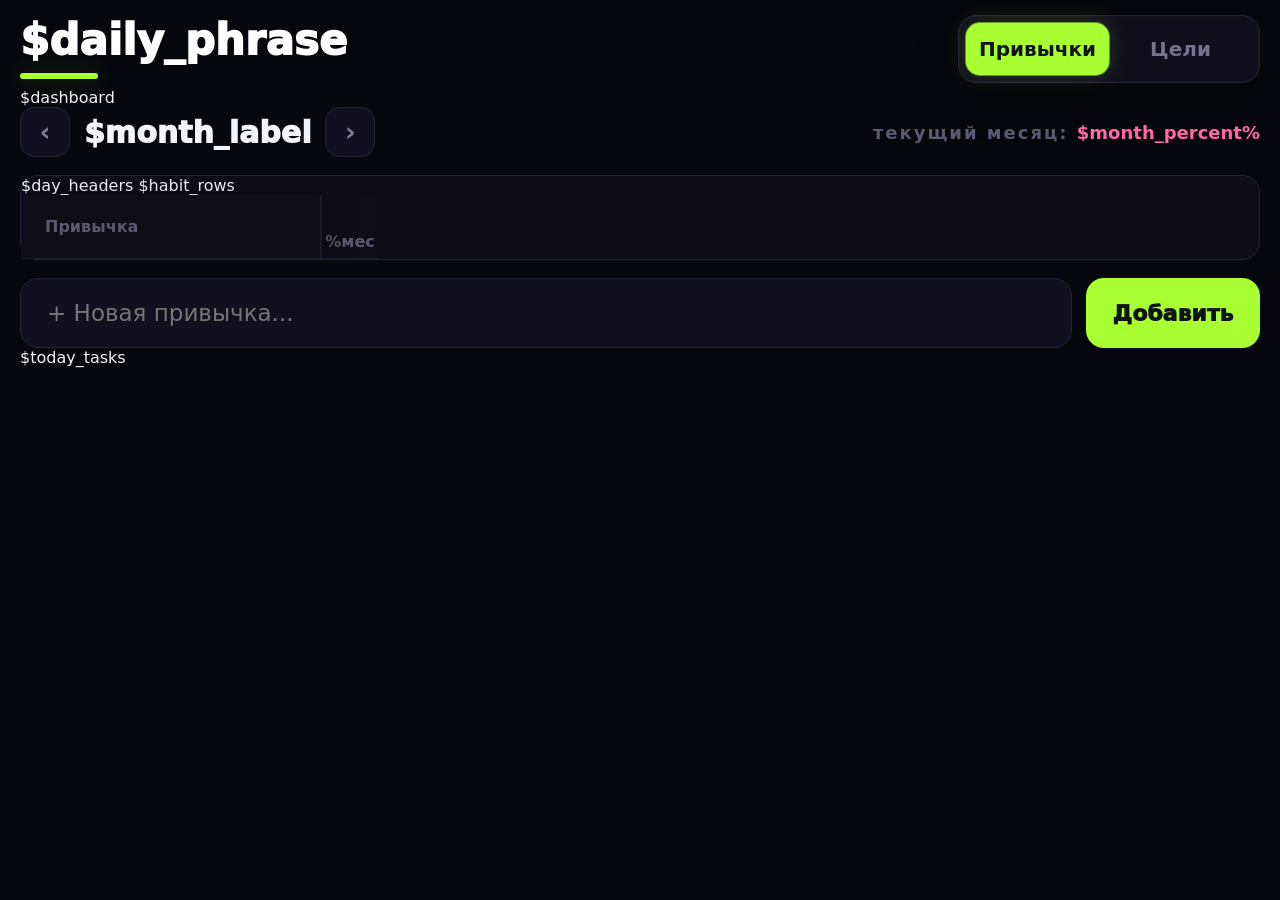
<file: templates/index.html>
<!doctype html>
<html lang="ru">
<head>
    <meta charset="utf-8">
    <meta name="viewport" content="width=device-width, initial-scale=1.0, viewport-fit=cover">
    <title>$title</title>
    <link rel="icon" href="/favicon.ico" sizes="any">
    <link rel="icon" type="image/png" sizes="32x32" href="/favicon-32x32.png">
    <link rel="icon" type="image/png" sizes="16x16" href="/favicon-16x16.png">
    <link rel="apple-touch-icon" sizes="180x180" href="/apple-touch-icon.png">
    <link rel="manifest" href="/site.webmanifest">
    <meta name="theme-color" content="#9AFF26">
    <link rel="stylesheet" href="/static/style.css">
</head>
<body>
    <main class="app-shell habits-page" data-page="habits" data-year="$year" data-month="$month">
        <header class="topbar">
            <a class="daily-phrase" href="/" aria-label="Фраза дня">$daily_phrase</a>
            <nav class="page-tabs" aria-label="Разделы">
                <a class="is-active" href="/">Привычки</a>
                <a href="/goals">Цели</a>
            </nav>
        </header>

        $dashboard

        <section class="month-row">
            <a class="square-nav" href="$prev_url" aria-label="$prev_label">‹</a>
            <h1>$month_label</h1>
            <a class="square-nav" href="$next_url" aria-label="$next_label">›</a>
            <p>текущий месяц: <strong data-stat="month">$month_percent%</strong></p>
        </section>

        <section class="habit-board">
            <div class="table-scroll">
                <table class="habit-table" style="--table-min-width: ${habit_table_width}px; --table-mobile-min-width: ${habit_table_mobile_width}px;">
                    <thead>
                        <tr>
                            <th class="habit-sticky">Привычка</th>
                            $day_headers
                            <th class="month-head">%мес</th>
                        </tr>
                    </thead>
                    <tbody>
                        $habit_rows
                    </tbody>
                </table>
            </div>
        </section>

        <form class="add-strip" id="habitForm">
            <input id="habitName" name="name" type="text" maxlength="80" placeholder="+ Новая привычка..." autocomplete="off">
            <button type="submit">Добавить</button>
        </form>

        $today_tasks
    </main>
    <script src="/static/app.js"></script>
</body>
</html>
</file>
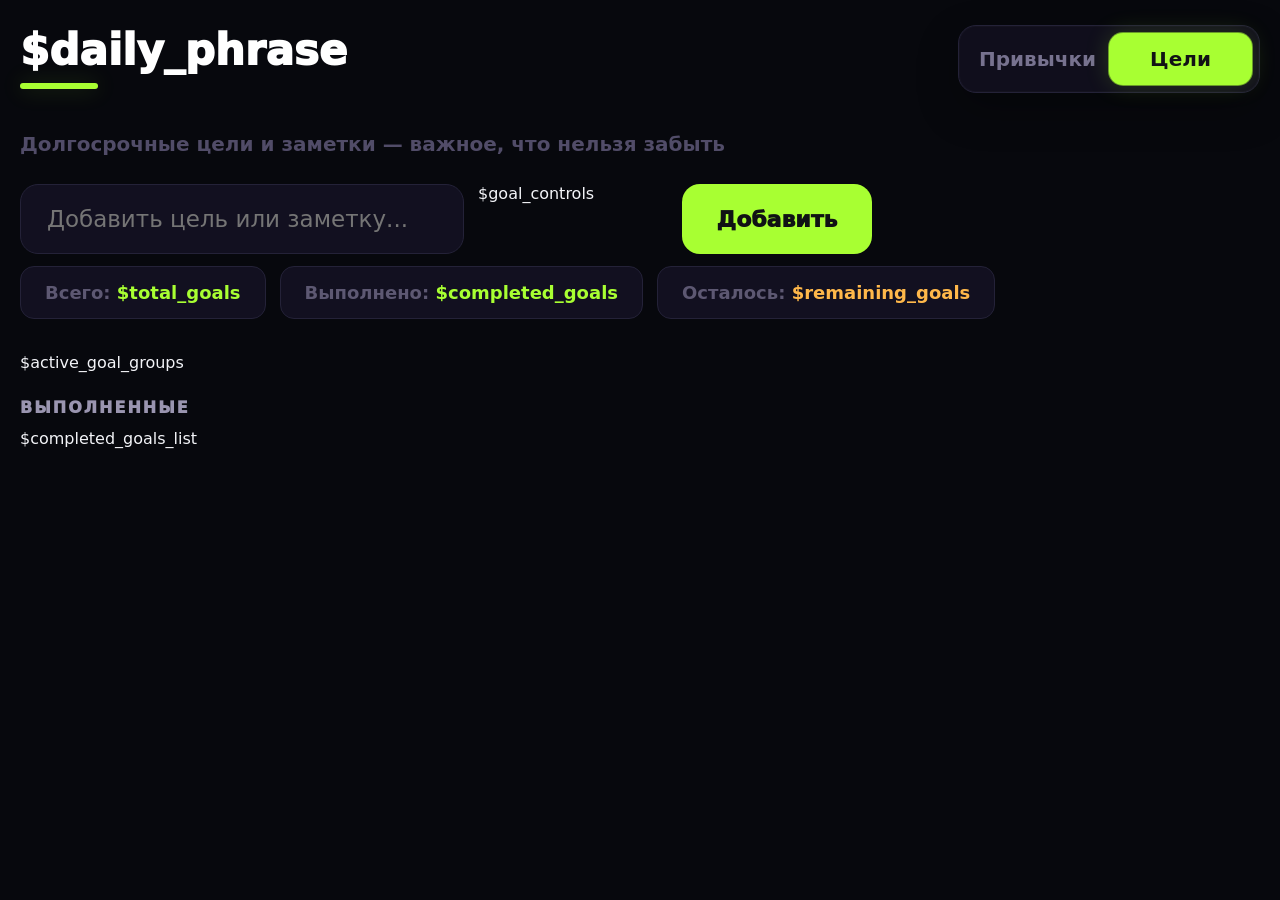
<file: templates/goals.html>
<!doctype html>
<html lang="ru">
<head>
    <meta charset="utf-8">
    <meta name="viewport" content="width=device-width, initial-scale=1.0, viewport-fit=cover">
    <title>$title</title>
    <link rel="icon" href="/favicon.ico" sizes="any">
    <link rel="icon" type="image/png" sizes="32x32" href="/favicon-32x32.png">
    <link rel="icon" type="image/png" sizes="16x16" href="/favicon-16x16.png">
    <link rel="apple-touch-icon" sizes="180x180" href="/apple-touch-icon.png">
    <link rel="manifest" href="/site.webmanifest">
    <meta name="theme-color" content="#9AFF26">
    <link rel="stylesheet" href="/static/style.css">
</head>
<body>
    <main class="app-shell goals-page" data-page="goals">
        <header class="topbar">
            <a class="daily-phrase" href="/" aria-label="Фраза дня">$daily_phrase</a>
            <nav class="page-tabs" aria-label="Разделы">
                <a href="/">Привычки</a>
                <a class="is-active" href="/goals">Цели</a>
            </nav>
        </header>

        <p class="goals-lead">Долгосрочные цели и заметки — важное, что нельзя забыть</p>

        <form class="goals-form" id="taskForm">
            <input id="taskTitle" name="title" type="text" maxlength="160" placeholder="Добавить цель или заметку..." autocomplete="off">
            $goal_controls
            <button type="submit">Добавить</button>
        </form>

        <section class="goal-stats" aria-label="Статистика целей">
            <div>Всего: <strong>$total_goals</strong></div>
            <div>Выполнено: <strong>$completed_goals</strong></div>
            <div>Осталось: <strong>$remaining_goals</strong></div>
        </section>

        <section class="goals-stack">
            $active_goal_groups
            <section class="goal-group completed-group">
                <h2>Выполненные</h2>
                <ul class="goal-list" id="completedTasks">$completed_goals_list</ul>
            </section>
        </section>
    </main>
    <script src="/static/app.js"></script>
</body>
</html>
</file>
<file: static/style.css>
:root {
    --bg: #07080d;
    --panel: #121020;
    --panel-2: #161426;
    --line: #242238;
    --line-strong: #312d4b;
    --text: #f3f4f8;
    --muted: #77728f;
    --muted-2: #514c68;
    --acid: #a8ff32;
    --acid-2: #78d839;
    --pink: #ff68a7;
    --amber: #ffb84a;
    --radius: 18px;
    --radius-small: 14px;
    --shadow: 0 16px 42px rgba(0, 0, 0, 0.28);
}

* {
    box-sizing: border-box;
}

html,
body,
#root {
    width: 100%;
    max-width: 100%;
    min-width: 0;
    margin: 0;
    padding: 0;
    overflow-x: hidden;
}

body {
    color: var(--text);
    background: var(--bg);
    font-family: Inter, "Segoe UI", system-ui, -apple-system, BlinkMacSystemFont, sans-serif;
}

button,
input,
select,
textarea {
    max-width: 100%;
    font: inherit;
}

a {
    color: inherit;
    text-decoration: none;
}

.app-shell {
    width: 100%;
    max-width: 1272px;
    min-width: 0;
    margin: 0 auto;
    padding: 10px 16px 34px;
}

.topbar {
    display: flex;
    align-items: center;
    justify-content: space-between;
    gap: 24px;
    min-height: 78px;
}

.daily-phrase {
    display: block;
    max-width: min(680px, 100%);
    color: #ffffff;
    font-size: clamp(26px, 4vw, 42px);
    font-weight: 950;
    line-height: 1.04;
    letter-spacing: 0;
    overflow-wrap: anywhere;
}

.daily-phrase::after {
    content: "";
    display: block;
    width: 78px;
    height: 6px;
    margin-top: 10px;
    border-radius: 999px;
    color: var(--acid);
    background: var(--acid);
    box-shadow: 0 0 22px rgba(168, 255, 50, 0.22);
}

.page-tabs {
    display: grid;
    grid-template-columns: 1fr 1fr;
    width: min(302px, 100%);
    min-height: 68px;
    padding: 7px;
    border: 1px solid var(--line);
    border-radius: var(--radius);
    background: #100e1c;
    box-shadow: inset 0 0 0 1px rgba(255, 255, 255, 0.02), var(--shadow);
}

.page-tabs a {
    display: grid;
    place-items: center;
    border-radius: var(--radius-small);
    color: #77728f;
    font-size: 20px;
    font-weight: 850;
}

.page-tabs a.is-active {
    color: #121315;
    background: var(--acid);
    box-shadow: 0 0 0 1px rgba(168, 255, 50, 0.55), 0 0 24px rgba(168, 255, 50, 0.18);
}

.dashboard {
    display: grid;
    grid-template-columns: repeat(3, minmax(0, 1fr));
    gap: 18px;
    margin: 23px 0 26px;
}

.chart-card {
    position: relative;
    min-height: 300px;
    padding: 28px 28px 24px;
    overflow: hidden;
    border: 1px solid var(--line);
    border-radius: var(--radius);
    background: var(--panel);
    box-shadow: var(--shadow);
}

.chart-card h2 {
    margin: 0;
    color: #5d5872;
    font-size: 17px;
    font-weight: 900;
    letter-spacing: 2px;
    text-transform: uppercase;
}

.streak-list {
    display: grid;
    gap: 18px;
    margin: 78px 0 0;
    padding: 0;
    list-style: none;
}

.streak-item {
    display: grid;
    grid-template-columns: 112px minmax(0, 1fr) 36px;
    align-items: center;
    gap: 14px;
}

.streak-name {
    color: #aaa6ba;
    font-size: 17px;
    line-height: 1.05;
    text-align: right;
}

.streak-bar {
    height: 22px;
    overflow: hidden;
    border-radius: 6px;
    background: #1e1b31;
}

.streak-bar span {
    display: block;
    min-width: 8px;
    height: 100%;
    border-radius: inherit;
    background: linear-gradient(90deg, var(--acid), #9cff38);
}

.streak-count {
    color: var(--acid);
    font-weight: 900;
}

.chart-scale {
    position: absolute;
    top: 75px;
    bottom: 70px;
    left: 53px;
    display: flex;
    flex-direction: column;
    justify-content: space-between;
    color: #2e2a42;
    font-size: 14px;
    font-weight: 800;
}

.days-chart {
    display: grid;
    grid-template-columns: repeat(31, minmax(7px, 1fr));
    align-items: end;
    gap: 5px;
    height: 200px;
    margin: 52px 8px 0 58px;
}

.chart-bar {
    position: relative;
    height: 158px;
    min-width: 7px;
}

.bar-fill {
    position: absolute;
    right: 0;
    bottom: 26px;
    left: 0;
    display: block;
    min-height: 0;
    border-radius: 8px 8px 3px 3px;
    background: #2b7c32;
}

.chart-bar.is-today .bar-fill {
    background: var(--acid);
    box-shadow: 0 0 20px rgba(168, 255, 50, 0.2);
}

.chart-bar.is-weekend .bar-fill {
    background: #55a73d;
}

.bar-label,
.bar-value {
    position: absolute;
    right: -5px;
    left: -5px;
    overflow: hidden;
    color: #312d43;
    text-align: center;
    text-overflow: clip;
    white-space: nowrap;
}

.bar-label {
    bottom: 0;
    font-size: 11px;
    font-weight: 800;
}

.bar-value {
    display: none;
}

.today-card {
    display: grid;
    grid-template-rows: auto 1fr;
}

.today-donut {
    --value: 0;
    align-self: center;
    justify-self: center;
    display: grid;
    width: min(210px, 72%);
    aspect-ratio: 1;
    place-items: center;
    border-radius: 50%;
    background:
        radial-gradient(circle at center, var(--panel) 0 55%, transparent 56%),
        conic-gradient(var(--acid) calc(var(--value) * 1%), #242033 0);
    box-shadow: 0 0 34px rgba(168, 255, 50, 0.08);
}

.donut-core {
    display: grid;
    width: 68%;
    aspect-ratio: 1;
    place-items: center;
    border: 1px solid #221f32;
    border-radius: 50%;
    background: #0e0c18;
    text-align: center;
}

.donut-core strong {
    color: var(--acid);
    font-size: clamp(34px, 5vw, 54px);
    line-height: 1;
    font-weight: 950;
}

.donut-core span {
    margin-top: -26px;
    color: #68627c;
    font-size: 15px;
    font-weight: 850;
}

.day-line-chart {
    position: relative;
    margin-top: 34px;
}

.day-line-chart svg {
    display: block;
    width: 100%;
    height: 204px;
}

.day-line {
    fill: none;
    stroke: var(--acid);
    stroke-linecap: round;
    stroke-linejoin: round;
    stroke-width: 4.5;
}

.day-line-dot {
    fill: #95ef44;
    stroke: var(--panel);
    stroke-width: 2;
}

.day-line-dot.is-today {
    fill: #ffffff;
    stroke: var(--acid);
    stroke-width: 3;
}

.day-line-labels {
    position: relative;
    height: 18px;
    margin: -16px 18px 0 24px;
}

.day-line-labels span {
    position: absolute;
    top: 0;
    transform: translateX(-50%);
    color: #38334d;
    font-size: 12px;
    font-weight: 800;
}

.week-chart {
    position: relative;
    margin-top: 34px;
}

.week-chart svg {
    display: block;
    width: 100%;
    height: 188px;
}

.chart-grid line {
    stroke: #1e1b2d;
    stroke-width: 1;
}

.week-line {
    fill: none;
    stroke: var(--acid);
    stroke-linecap: round;
    stroke-linejoin: round;
    stroke-width: 5;
}

.week-dot {
    fill: var(--acid);
    stroke: var(--panel);
    stroke-width: 2;
}

.week-labels {
    position: relative;
    height: 18px;
    margin: -18px 16px 0 22px;
}

.week-labels span {
    position: absolute;
    top: 0;
    transform: translateX(-50%);
    color: #38334d;
    font-size: 12px;
    font-weight: 800;
}

.month-row {
    display: grid;
    grid-template-columns: 50px auto 50px 1fr;
    align-items: center;
    gap: 14px;
    margin-bottom: 18px;
}

.month-row h1 {
    margin: 0;
    font-size: 30px;
    font-weight: 950;
}

.month-row p {
    justify-self: end;
    margin: 0;
    color: #5d5872;
    font-size: 18px;
    font-weight: 800;
    letter-spacing: 2px;
}

.month-row strong {
    color: var(--pink);
    letter-spacing: 0;
}

.square-nav {
    display: grid;
    width: 50px;
    height: 50px;
    place-items: center;
    border: 1px solid var(--line);
    border-radius: var(--radius-small);
    background: var(--panel);
    color: #827d98;
    font-size: 26px;
    font-weight: 700;
}

.square-nav:hover {
    border-color: var(--line-strong);
    color: var(--acid);
}

.habit-board {
    min-width: 0;
    max-width: 100%;
    overflow: visible;
    border: 1px solid var(--line);
    border-radius: var(--radius);
    background: #0e0c17;
}

.table-scroll {
    position: relative;
    width: 100%;
    max-width: 100%;
    min-width: 0;
    overflow-x: auto;
    overflow-y: hidden;
    overscroll-behavior-x: contain;
    -webkit-overflow-scrolling: touch;
}

.habit-table {
    width: max-content;
    min-width: var(--table-min-width, 1288px);
    border-collapse: separate;
    border-spacing: 0;
}

.habit-table th,
.habit-table td {
    border-right: 1px solid #1c192b;
    border-bottom: 1px solid #1c192b;
}

.habit-table th:last-child,
.habit-table td:last-child {
    border-right: 0;
}

.habit-table tbody tr:last-child th,
.habit-table tbody tr:last-child td {
    border-bottom: 0;
}

.habit-sticky,
.habit-name-cell {
    position: -webkit-sticky;
    position: sticky;
    left: 0;
    z-index: 20;
    width: 300px;
    min-width: 300px;
    max-width: 300px;
    background: #0f0d18;
    background-clip: padding-box;
    box-shadow: 1px 0 0 #1c192b, 14px 0 24px rgba(0, 0, 0, 0.18);
}

.habit-sticky {
    top: 0;
    z-index: 40;
    height: 64px;
    padding: 0 24px;
    color: #5d5872;
    text-align: left;
    font-size: 16px;
    font-weight: 900;
}

.habit-name-cell {
    display: table-cell;
    height: 64px;
    padding: 0 18px 0 22px;
    color: #cac7d7;
    text-align: left;
    vertical-align: middle;
}

.habit-name-content {
    display: grid;
    grid-template-columns: 10px minmax(0, 1fr) 28px;
    align-items: center;
    gap: 12px;
    min-width: 0;
}

.habit-dot {
    width: 10px;
    height: 10px;
    border-radius: 50%;
    background: var(--acid);
    box-shadow: 0 0 14px rgba(168, 255, 50, 0.35);
}

.habit-title {
    overflow: visible;
    font-size: 18px;
    font-weight: 800;
    line-height: 1.18;
    overflow-wrap: anywhere;
    text-overflow: clip;
    white-space: normal;
}

.icon-action {
    display: grid;
    width: 28px;
    height: 28px;
    place-items: center;
    border: 0;
    border-radius: 12px;
    background: transparent;
    color: #29253a;
    cursor: pointer;
    font-size: 18px;
    font-weight: 900;
}

.icon-action:hover {
    color: var(--pink);
    background: #171424;
}

.day-head,
.month-head {
    position: sticky;
    top: 0;
    z-index: 2;
    height: 64px;
    width: 30px;
    min-width: 30px;
    padding: 7px 4px;
    background: #0f0d18;
    color: #575169;
    text-align: center;
}

.day-head.is-weekend {
    color: #8d8491;
}

.day-head.is-today {
    color: var(--acid);
    background: rgba(168, 255, 50, 0.08);
    box-shadow: inset 0 0 0 1px rgba(168, 255, 50, 0.18);
}

.day-number,
.day-weekday {
    display: block;
}

.day-number {
    font-size: 16px;
    font-weight: 900;
}

.day-weekday {
    margin-top: 4px;
    font-size: 13px;
    font-weight: 900;
}

.month-head {
    width: 58px;
    min-width: 58px;
    color: #5d5872;
    vertical-align: bottom;
}

.check-cell {
    width: 30px;
    min-width: 30px;
    height: auto;
    background: #0c0a12;
    text-align: center;
}

.check-cell.is-today {
    background: rgba(168, 255, 50, 0.08);
    box-shadow: inset 1px 0 0 rgba(168, 255, 50, 0.28), inset -1px 0 0 rgba(168, 255, 50, 0.28);
}

.check-cell.is-complete {
    background: rgba(168, 255, 50, 0.1);
}

.check-cell.is-saving {
    opacity: 0.55;
}

.check-wrap {
    display: grid;
    width: 100%;
    min-height: 64px;
    place-items: center;
    cursor: pointer;
}

.check-wrap input {
    position: absolute;
    opacity: 0;
}

.check-wrap span {
    display: grid;
    width: 28px;
    height: 28px;
    place-items: center;
    border: 3px solid #222034;
    border-radius: 10px;
    background: #0f0d18;
}

.check-wrap input:checked + span {
    border-color: var(--acid);
    background: var(--acid);
}

.check-wrap input:checked + span::after {
    content: "✓";
    color: #111318;
    font-size: 21px;
    font-weight: 950;
    line-height: 1;
}

.month-percent {
    min-width: 58px;
    padding: 0 12px;
    color: var(--pink);
    text-align: center;
    font-size: 15px;
    font-weight: 950;
}

.daily-total-row th,
.daily-total-row td {
    height: 45px;
    background: #0b0910;
}

.total-label {
    position: -webkit-sticky;
    position: sticky;
    left: 0;
    z-index: 35;
    display: table-cell;
    width: 300px;
    min-width: 300px;
    max-width: 300px;
    padding: 0 22px;
    color: #383449;
    background: #0b0910;
    background-clip: padding-box;
    box-shadow: 1px 0 0 #1c192b, 14px 0 24px rgba(0, 0, 0, 0.18);
    text-align: left;
    vertical-align: middle;
    font-size: 13px;
    font-style: italic;
    font-weight: 800;
}

.day-total-cell {
    color: #75bd48;
    text-align: center;
    font-size: 13px;
    font-weight: 800;
}

.day-total-cell.is-today {
    color: var(--acid);
}

.total-month {
    color: var(--pink);
}

.empty-table,
.empty-note {
    color: #5d5872;
}

.empty-table {
    height: 84px;
    padding: 24px;
    text-align: center;
}

.empty-note {
    margin: 0;
    padding: 8px 0;
}

.add-strip {
    display: grid;
    grid-template-columns: minmax(0, 1fr) 174px;
    gap: 14px;
    margin-top: 18px;
}

.add-strip input,
.goals-form input,
.custom-select {
    width: 100%;
    min-height: 70px;
    border: 1px solid var(--line);
    border-radius: var(--radius);
    color: var(--text);
    background: var(--panel);
    outline: 0;
}

.add-strip input,
.goals-form input {
    padding: 0 26px;
    font-size: 23px;
}

.add-strip input:focus,
.goals-form input:focus,
.custom-select:focus-within {
    border-color: var(--acid);
    box-shadow: 0 0 0 1px rgba(168, 255, 50, 0.45);
}

.add-strip button,
.goals-form > button {
    min-height: 70px;
    border: 0;
    border-radius: var(--radius);
    color: #101214;
    background: var(--acid);
    cursor: pointer;
    font-size: 22px;
    font-weight: 950;
}

.add-strip button:hover,
.goals-form > button:hover {
    filter: brightness(1.06);
}

.today-tasks-card {
    margin-top: 18px;
    padding: 22px;
    border: 1px solid var(--line);
    border-radius: var(--radius);
    background: var(--panel);
    box-shadow: var(--shadow);
}

.today-tasks-heading {
    display: flex;
    align-items: flex-start;
    justify-content: space-between;
    gap: 18px;
    margin-bottom: 16px;
}

.today-tasks-heading h2 {
    margin: 0;
    color: #f3f4f8;
    font-size: 24px;
    font-weight: 950;
}

.today-tasks-heading p {
    margin: 6px 0 0;
    color: #5d5872;
    font-weight: 800;
}

.today-task-count {
    min-width: 84px;
    padding: 10px 14px;
    border: 1px solid var(--line);
    border-radius: var(--radius-small);
    color: var(--acid);
    background: #100e1c;
    text-align: center;
    font-weight: 950;
}

.today-task-form {
    display: grid;
    grid-template-columns: minmax(0, 1fr) 160px;
    gap: 12px;
    margin-bottom: 18px;
}

.today-task-form input {
    min-height: 58px;
    padding: 0 20px;
    border: 1px solid var(--line);
    border-radius: var(--radius-small);
    color: var(--text);
    background: #0f0d18;
    outline: 0;
    font-size: 18px;
}

.today-task-form input:focus {
    border-color: var(--acid);
    box-shadow: 0 0 0 1px rgba(168, 255, 50, 0.45);
}

.today-task-form button {
    min-height: 58px;
    border: 0;
    border-radius: var(--radius-small);
    color: #101214;
    background: var(--acid);
    cursor: pointer;
    font-weight: 950;
}

.today-task-columns {
    display: grid;
    grid-template-columns: 1fr 1fr;
    gap: 16px;
}

.today-task-columns h3 {
    margin: 0 0 10px;
    color: #9a95b0;
    font-size: 15px;
    font-weight: 950;
    letter-spacing: 2px;
    text-transform: uppercase;
}

.today-task-list {
    display: grid;
    gap: 10px;
    margin: 0;
    padding: 0;
    list-style: none;
}

.today-task-item {
    display: grid;
    grid-template-columns: minmax(0, 1fr) 70px;
    align-items: center;
    min-height: 62px;
    padding: 10px 14px;
    border: 1px solid #211e32;
    border-radius: var(--radius-small);
    background: #0f0d18;
}

.today-task-check {
    display: flex;
    align-items: center;
    gap: 12px;
    min-width: 0;
    color: #d7d4df;
    cursor: pointer;
    font-size: 18px;
    font-weight: 750;
}

.today-task-check input {
    position: absolute;
    opacity: 0;
}

.today-task-check span:last-child {
    overflow-wrap: anywhere;
}

.today-task-check input:checked + .custom-radio {
    border-color: var(--acid);
    background: radial-gradient(circle at center, var(--acid) 0 42%, transparent 43%);
}

.today-task-item.is-done .today-task-check {
    color: #77728f;
    text-decoration: line-through;
}

.today-task-actions {
    display: flex;
    justify-content: end;
    gap: 8px;
}

.goals-page {
    padding-top: 20px;
}

.goals-lead {
    margin: 34px 0 28px;
    color: #514c68;
    font-size: 20px;
    font-weight: 650;
}

.goals-form {
    display: grid;
    grid-template-columns: minmax(260px, 1fr) repeat(3, minmax(150px, 190px)) 170px;
    gap: 14px;
}

.custom-select {
    position: relative;
    padding: 0;
}

.select-trigger {
    display: grid;
    grid-template-columns: minmax(0, 1fr) 18px;
    align-items: center;
    gap: 12px;
    width: 100%;
    min-height: 68px;
    padding: 0 20px;
    border: 0;
    border-radius: inherit;
    color: #aaa6ba;
    background: transparent;
    cursor: pointer;
    text-align: left;
    font-size: 19px;
    font-weight: 800;
}

.select-trigger span:first-child {
    overflow: hidden;
    text-overflow: ellipsis;
    white-space: nowrap;
}

.select-caret {
    width: 10px;
    height: 10px;
    border-right: 2px solid #77728f;
    border-bottom: 2px solid #77728f;
    transform: rotate(45deg) translateY(-3px);
}

.select-menu {
    position: absolute;
    top: calc(100% + 8px);
    right: 0;
    left: 0;
    z-index: 20;
    display: none;
    overflow: hidden;
    padding: 8px;
    border: 1px solid rgba(160, 160, 170, 0.35);
    border-radius: var(--radius-small);
    background: rgba(24, 26, 28, 0.94);
    box-shadow: 0 18px 40px rgba(0, 0, 0, 0.45);
}

.custom-select.is-open .select-menu {
    display: grid;
    gap: 2px;
}

.select-option {
    min-height: 34px;
    border: 0;
    border-radius: 10px;
    color: #dddce4;
    background: transparent;
    cursor: pointer;
    text-align: left;
    font-size: 18px;
}

.select-option:hover,
.select-option.is-selected {
    color: #ffffff;
    background: rgba(168, 255, 50, 0.1);
}

.goal-stats {
    display: flex;
    flex-wrap: wrap;
    gap: 14px;
    margin: 12px 0 34px;
}

.goal-stats div {
    min-width: 128px;
    padding: 15px 24px;
    border: 1px solid var(--line);
    border-radius: var(--radius-small);
    color: #5d5872;
    background: var(--panel);
    font-size: 18px;
    font-weight: 800;
}

.goal-stats strong {
    color: var(--acid);
}

.goal-stats div:last-child strong {
    color: var(--amber);
}

.goals-stack {
    display: grid;
    gap: 26px;
}

.goal-group h2 {
    margin: 0 0 12px;
    color: #9a95b0;
    font-size: 16px;
    font-weight: 950;
    letter-spacing: 2px;
    text-transform: uppercase;
}

.goal-list {
    display: grid;
    gap: 10px;
    margin: 0;
    padding: 0;
    list-style: none;
}

.goal-item {
    display: grid;
    grid-template-columns: minmax(0, 1fr) 70px;
    align-items: center;
    min-height: 82px;
    padding: 0 26px;
    border: 1px solid var(--line);
    border-radius: var(--radius);
    background: var(--panel);
}

.goal-check {
    display: flex;
    align-items: center;
    gap: 18px;
    min-width: 0;
    color: #d7d4df;
    cursor: pointer;
    font-size: 22px;
    font-weight: 650;
}

.goal-content {
    display: grid;
    gap: 8px;
    min-width: 0;
}

.goal-title {
    overflow-wrap: anywhere;
}

.goal-meta {
    display: flex;
    flex-wrap: wrap;
    gap: 6px;
}

.goal-chip {
    display: inline-flex;
    align-items: center;
    padding: 3px 10px;
    border: 1px solid currentColor;
    border-radius: 999px;
    background: color-mix(in srgb, currentColor 14%, transparent);
    font-size: 13px;
    font-weight: 800;
    line-height: 1.2;
    text-decoration: none;
}

.chip-category-default {
    color: #a8a3bd;
}

.chip-category-home {
    color: #38bdf8;
}

.chip-category-personal {
    color: #c084fc;
}

.chip-category-study {
    color: #60a5fa;
}

.chip-category-work {
    color: #2dd4bf;
}

.chip-priority-low {
    color: #86efac;
}

.chip-priority-medium {
    color: #fde047;
}

.chip-priority-high {
    color: #fb923c;
}

.chip-priority-critical {
    color: #f87171;
}

.chip-time-urgent {
    color: #fb7185;
}

.chip-time-week {
    color: #fbbf24;
}

.chip-time-month {
    color: #93c5fd;
}

.chip-time-later {
    color: #9ca3af;
}

.goal-check input {
    position: absolute;
    opacity: 0;
}

.custom-radio {
    width: 32px;
    height: 32px;
    flex: 0 0 auto;
    border: 3px solid #28253a;
    border-radius: 50%;
}

.goal-check input:checked + .custom-radio {
    border-color: var(--acid);
    background: radial-gradient(circle at center, var(--acid) 0 42%, transparent 43%);
}

.goal-item.is-done .goal-check {
    color: #77728f;
}

.goal-item.is-done .goal-title {
    text-decoration: line-through;
}

.goal-item.is-done .goal-chip {
    opacity: 0.65;
}

.goal-actions {
    display: flex;
    justify-content: end;
    gap: 8px;
}

@media (max-width: 1060px) {
    .dashboard {
        grid-template-columns: 1fr;
    }

    .chart-card {
        min-height: 250px;
    }

    .goals-form {
        grid-template-columns: minmax(0, 1fr) repeat(2, minmax(150px, 1fr));
    }

    .goals-form > button {
        grid-column: 1 / -1;
    }

    .month-row {
        grid-template-columns: 50px auto 50px;
    }

    .month-row p {
        grid-column: 1 / -1;
        justify-self: start;
    }
}

@media (max-width: 760px) {
    .app-shell {
        width: 100%;
        max-width: 100%;
        min-width: 0;
        padding: 8px 8px 28px;
    }

    .topbar,
    .dashboard,
    .month-row,
    .add-strip,
    .goals-form,
    .today-tasks-card,
    .today-task-form,
    .today-task-columns,
    .goals-lead,
    .goal-stats,
    .goals-stack {
        width: 100%;
        max-width: 100%;
    }

    .month-row,
    .add-strip,
    .goals-form,
    .today-task-form,
    .today-task-columns {
        grid-template-columns: 1fr;
    }

    .topbar {
        display: grid;
        grid-template-columns: minmax(0, 1fr);
        gap: 14px;
        align-items: stretch;
        justify-content: stretch;
        min-height: 0;
        padding-top: 4px;
    }

    .daily-phrase {
        width: 100%;
        font-size: clamp(26px, 9vw, 36px);
    }

    .daily-phrase::after {
        width: 62px;
        height: 5px;
        margin-top: 8px;
    }

    .page-tabs {
        width: 100%;
        justify-self: stretch;
        min-height: 58px;
        border-radius: var(--radius-small);
    }

    .page-tabs a {
        font-size: 17px;
    }

    .dashboard {
        gap: 12px;
        margin: 16px 0 20px;
    }

    .chart-card {
        min-height: 0;
        padding: 20px 16px 18px;
    }

    .chart-card h2 {
        font-size: 13px;
        letter-spacing: 1.2px;
    }

    .streak-list {
        gap: 12px;
        margin-top: 24px;
    }

    .streak-item {
        grid-template-columns: minmax(74px, 0.8fr) minmax(0, 1fr) 32px;
        gap: 10px;
    }

    .streak-name {
        font-size: 14px;
        text-align: left;
    }

    .today-donut {
        width: min(176px, 70%);
    }

    .donut-core strong {
        font-size: 38px;
    }

    .donut-core span {
        margin-top: -18px;
        font-size: 13px;
    }

    .day-line-chart {
        margin-top: 22px;
    }

    .day-line-chart svg {
        height: 170px;
    }

    .day-line-labels {
        margin-right: 12px;
    }

    .month-row {
        display: grid;
        grid-template-columns: 44px minmax(0, 1fr) 44px;
        gap: 10px;
        margin-bottom: 14px;
    }

    .month-row h1 {
        justify-self: start;
        min-width: 0;
        font-size: 24px;
        overflow-wrap: anywhere;
    }

    .month-row p {
        grid-column: 1 / -1;
        justify-self: start;
        font-size: 14px;
        letter-spacing: 1px;
    }

    .square-nav {
        width: 44px;
        height: 44px;
        border-radius: 12px;
    }

    .habit-board {
        width: calc(100% + 16px);
        max-width: none;
        margin-right: -8px;
        margin-left: -8px;
        border-right: 0;
        border-left: 0;
        border-radius: 0;
    }

    .habit-table {
        width: max-content;
        min-width: var(--table-mobile-min-width, 1110px);
    }

    .habit-sticky,
    .habit-name-cell {
        width: 155px;
        min-width: 155px;
        max-width: 155px;
    }

    .habit-sticky {
        height: 56px;
        padding: 0 12px;
        font-size: 14px;
    }

    .habit-name-cell {
        height: 56px;
        padding: 0 8px 0 10px;
    }

    .habit-name-content {
        grid-template-columns: 8px minmax(0, 1fr) 26px;
        gap: 7px;
    }

    .total-label {
        display: table-cell;
        width: 155px;
        min-width: 155px;
        max-width: 155px;
        padding: 0 10px;
    }

    .habit-dot {
        width: 8px;
        height: 8px;
    }

    .habit-title {
        font-size: 15px;
    }

    .day-head,
    .month-head {
        width: 42px;
        min-width: 42px;
        height: 56px;
        padding: 6px 3px;
    }

    .day-number {
        font-size: 14px;
    }

    .day-weekday {
        font-size: 11px;
    }

    .month-head,
    .month-percent {
        width: 54px;
        min-width: 54px;
        padding: 0 6px;
        font-size: 13px;
    }

    .check-cell {
        width: 42px;
        min-width: 42px;
    }

    .check-wrap {
        min-height: 56px;
    }

    .check-wrap span {
        width: 28px;
        height: 28px;
        border-width: 2px;
        border-radius: 9px;
    }

    .days-chart {
        grid-template-columns: repeat(31, minmax(5px, 1fr));
        gap: 3px;
        margin-left: 42px;
    }

    .chart-scale {
        left: 28px;
    }

    .custom-select,
    .goals-form > button,
    .add-strip button,
    .today-task-form button {
        min-height: 62px;
    }

    .add-strip,
    .goals-form,
    .today-task-form {
        gap: 10px;
    }

    .add-strip input,
    .goals-form input {
        min-height: 62px;
        padding: 0 18px;
        font-size: 18px;
    }

    .select-trigger {
        min-height: 60px;
        padding: 0 18px;
        font-size: 17px;
    }

    .today-tasks-card {
        padding: 16px;
    }

    .today-tasks-heading {
        align-items: center;
    }

    .today-tasks-heading h2 {
        font-size: 21px;
    }

    .goals-lead {
        margin: 24px 0 18px;
        font-size: 17px;
    }

    .goal-stats {
        gap: 10px;
        margin: 12px 0 24px;
    }

    .goal-stats div {
        flex: 1 1 120px;
        min-width: 0;
        padding: 12px 14px;
        font-size: 16px;
    }

    .goal-item {
        grid-template-columns: 1fr;
        gap: 8px;
        min-height: 0;
        padding: 18px;
    }

    .goal-check {
        align-items: flex-start;
        gap: 14px;
        font-size: 18px;
    }

    .custom-radio {
        width: 28px;
        height: 28px;
        margin-top: 2px;
    }

    .goal-content {
        gap: 9px;
    }

    .goal-meta {
        gap: 5px;
    }

    .goal-chip {
        padding: 3px 8px;
        font-size: 12px;
    }

    .goal-actions {
        justify-content: start;
    }

    .today-task-item {
        grid-template-columns: 1fr;
        gap: 8px;
    }

    .today-task-actions {
        justify-content: start;
    }
}

@media (max-width: 600px) {
    .app-shell {
        width: 100%;
        max-width: 100%;
        padding-right: 8px;
        padding-left: 8px;
    }

    .dashboard,
    .goals-form,
    .today-task-columns {
        grid-template-columns: 1fr;
    }

    .chart-card,
    .today-tasks-card,
    .goal-item {
        width: 100%;
        max-width: 100%;
    }

    button,
    input,
    select,
    textarea {
        max-width: 100%;
    }
}
</file>
